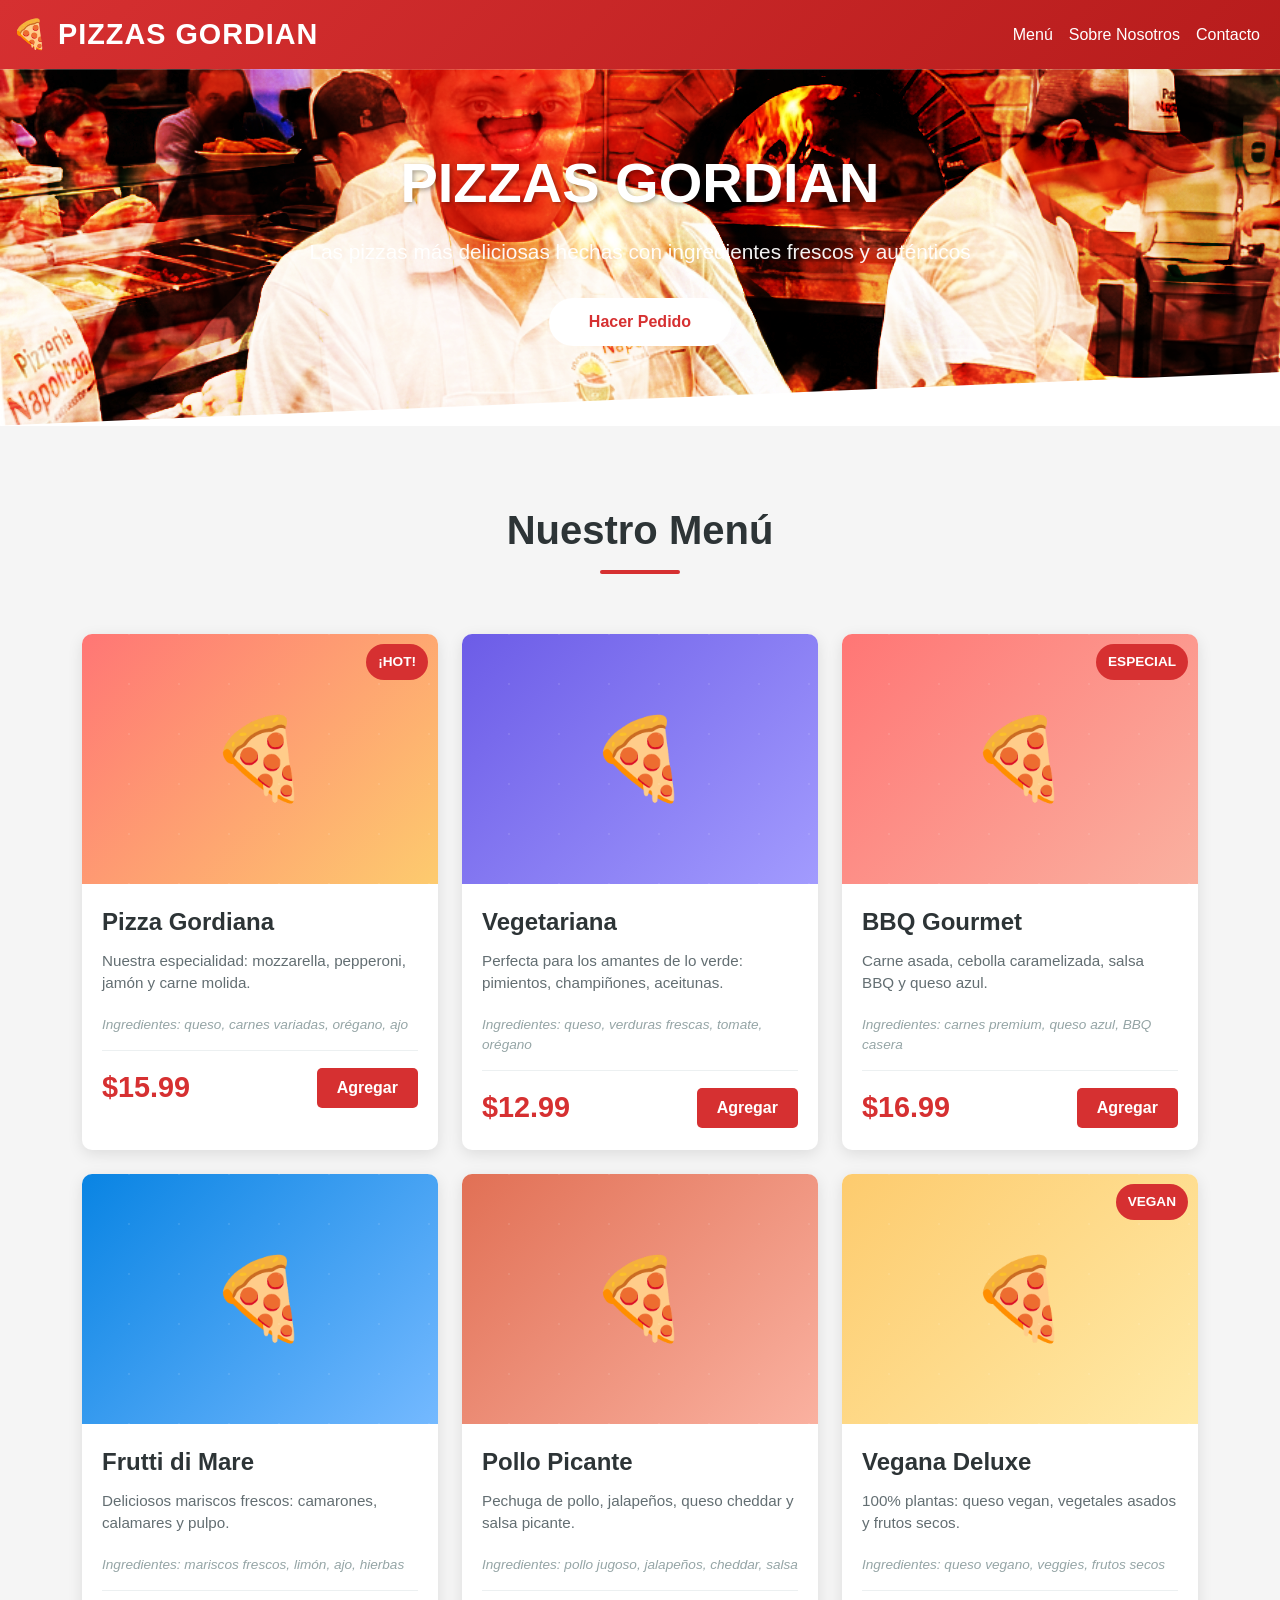
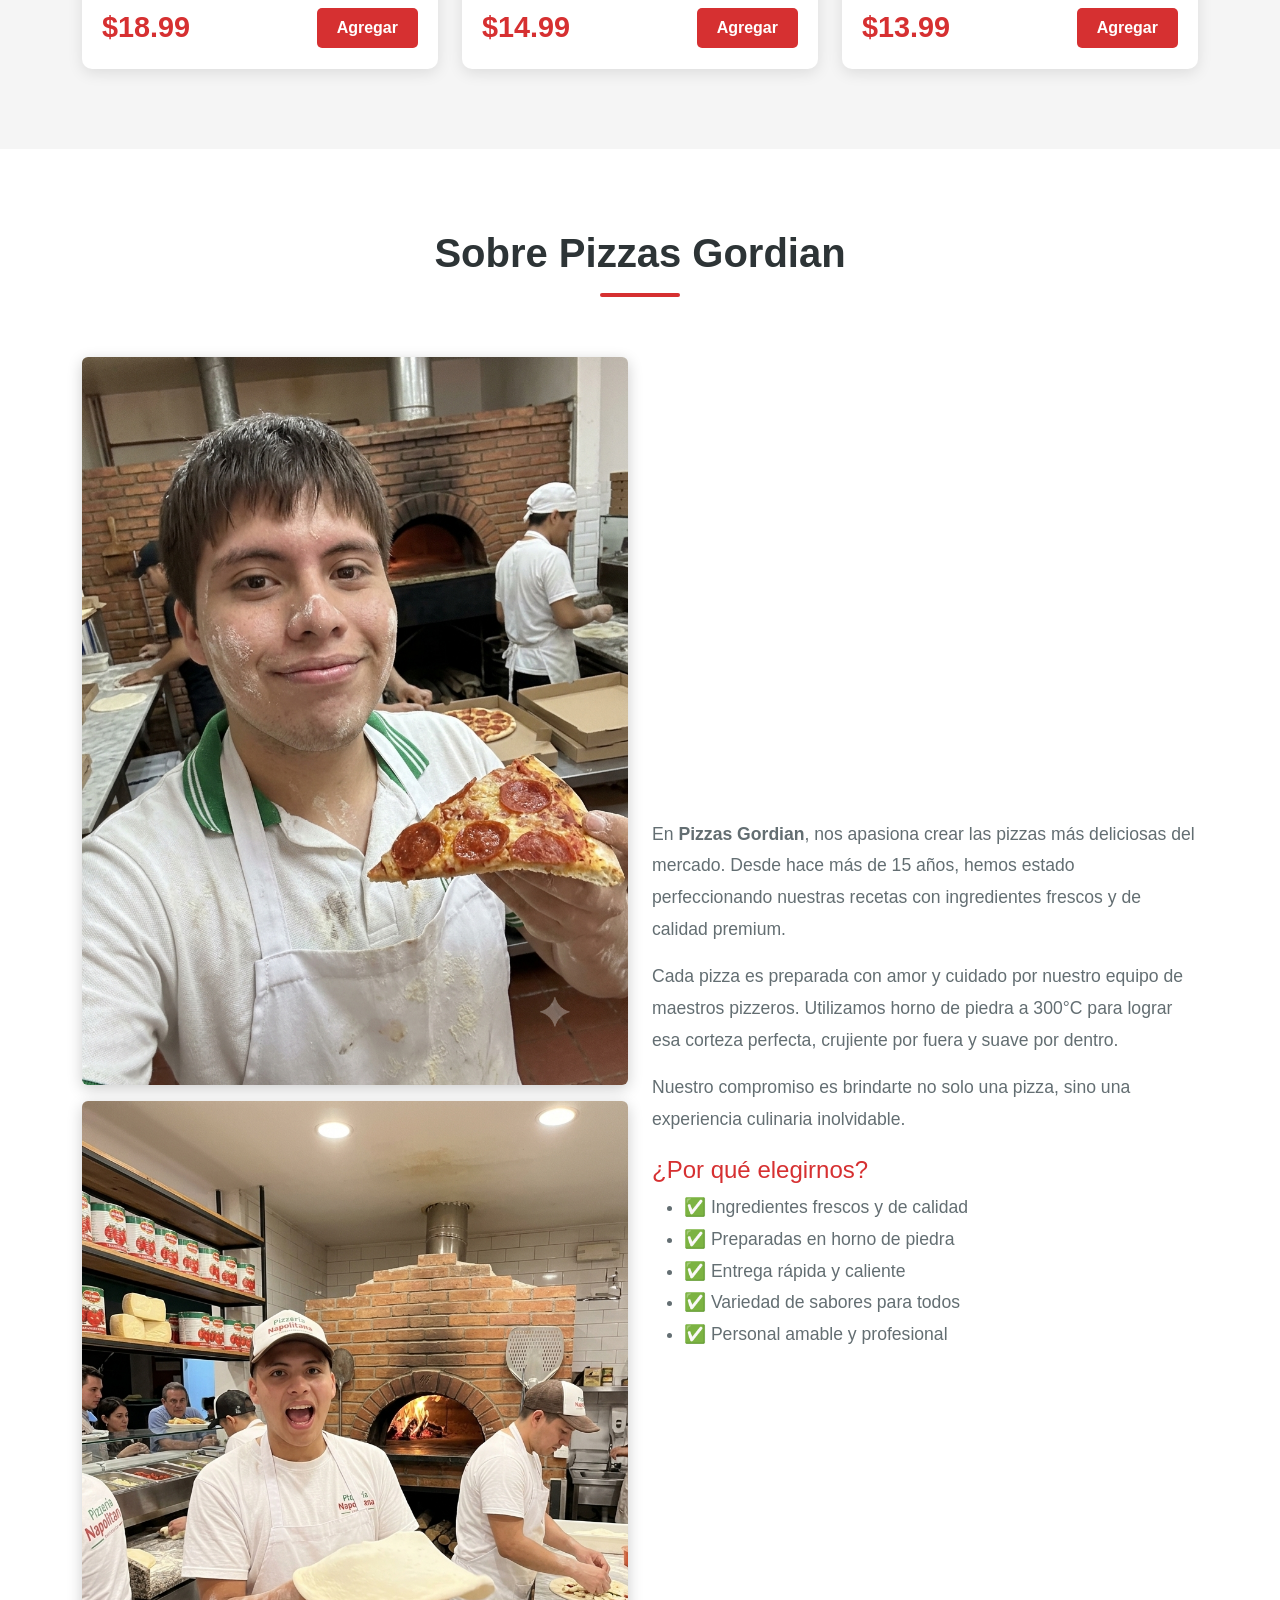
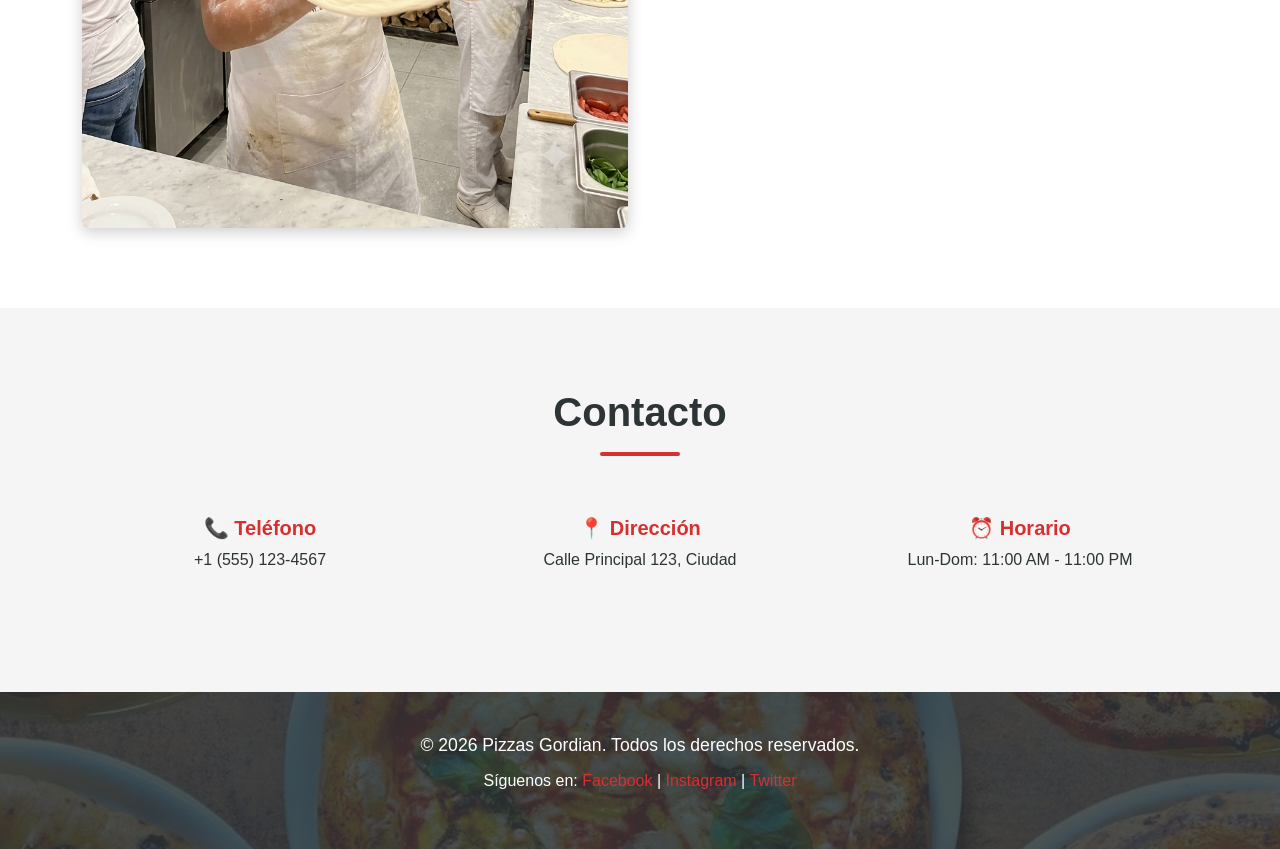
<file: Inicio/index.html>
<!DOCTYPE html>
<html lang="es">
<head>
    <meta charset="UTF-8">
    <meta name="viewport" content="width=device-width, initial-scale=1.0">
    <title>Pizzas Gordian - Las Mejores Pizzas</title>
    <link rel="stylesheet" href="../bootstrap-5.3.8-dist/css/bootstrap.min.css">
    <link rel="stylesheet" href="./style.css">
</head>
<body>
    <!-- Navbar -->
    <nav class="navbar navbar-expand-lg navbar-dark">
        <div class="container-fluid">
            <a class="navbar-brand" href="#home">🍕 PIZZAS GORDIAN</a>
            <button class="navbar-toggler" type="button" data-bs-toggle="collapse" data-bs-target="#navbarNav">
                <span class="navbar-toggler-icon"></span>
            </button>
            <div class="collapse navbar-collapse" id="navbarNav">
                <ul class="navbar-nav ms-auto">
                    <li class="nav-item"><a class="nav-link text-white" href="#menu">Menú</a></li>
                    <li class="nav-item"><a class="nav-link text-white" href="#about">Sobre Nosotros</a></li>
                    <li class="nav-item"><a class="nav-link text-white" href="#contact">Contacto</a></li>
                </ul>
            </div>
        </div>
    </nav>

    <!-- Hero Section -->
    <section class="hero" id="home">
        <div class="container">
            <h1>PIZZAS GORDIAN</h1>
            <p>Las pizzas más deliciosas hechas con ingredientes frescos y auténticos</p>
            <button class="btn btn-order" onclick="alert('¡Próximamente disponible el carrito de compras!')">Hacer Pedido</button>
        </div>
    </section>

    <!-- Menu Section -->
    <section class="menu-section" id="menu">
        <div class="container">
            <h2 class="section-title">Nuestro Menú</h2>
            
            <div class="row g-4">
                <!-- Pizza 1 -->
                <div class="col-md-6 col-lg-4">
                    <div class="card pizza-card">
                        <div class="pizza-image" style="background: linear-gradient(135deg, #ff7675, #fdcb6e);">
                            🍕
                            <span class="badge-offer">¡HOT!</span>
                        </div>
                        <div class="pizza-card-body">
                            <div class="pizza-name">Pizza Gordiana</div>
                            <div class="pizza-description">Nuestra especialidad: mozzarella, pepperoni, jamón y carne molida.</div>
                            <div class="pizza-ingredients">Ingredientes: queso, carnes variadas, orégano, ajo</div>
                            <div class="price-section">
                                <span class="pizza-price">$15.99</span>
                                <button class="btn btn-add-to-cart">Agregar</button>
                            </div>
                        </div>
                    </div>
                </div>

                <!-- Pizza 2 -->
                <div class="col-md-6 col-lg-4">
                    <div class="card pizza-card">
                        <div class="pizza-image" style="background: linear-gradient(135deg, #6c5ce7, #a29bfe);">
                            🍕
                        </div>
                        <div class="pizza-card-body">
                            <div class="pizza-name">Vegetariana</div>
                            <div class="pizza-description">Perfecta para los amantes de lo verde: pimientos, champiñones, aceitunas.</div>
                            <div class="pizza-ingredients">Ingredientes: queso, verduras frescas, tomate, orégano</div>
                            <div class="price-section">
                                <span class="pizza-price">$12.99</span>
                                <button class="btn btn-add-to-cart">Agregar</button>
                            </div>
                        </div>
                    </div>
                </div>

                <!-- Pizza 3 -->
                <div class="col-md-6 col-lg-4">
                    <div class="card pizza-card">
                        <div class="pizza-image" style="background: linear-gradient(135deg, #ff7675, #fab1a0);">
                            🍕
                            <span class="badge-offer">ESPECIAL</span>
                        </div>
                        <div class="pizza-card-body">
                            <div class="pizza-name">BBQ Gourmet</div>
                            <div class="pizza-description">Carne asada, cebolla caramelizada, salsa BBQ y queso azul.</div>
                            <div class="pizza-ingredients">Ingredientes: carnes premium, queso azul, BBQ casera</div>
                            <div class="price-section">
                                <span class="pizza-price">$16.99</span>
                                <button class="btn btn-add-to-cart">Agregar</button>
                            </div>
                        </div>
                    </div>
                </div>

                <!-- Pizza 4 -->
                <div class="col-md-6 col-lg-4">
                    <div class="card pizza-card">
                        <div class="pizza-image" style="background: linear-gradient(135deg, #0984e3, #74b9ff);">
                            🍕
                        </div>
                        <div class="pizza-card-body">
                            <div class="pizza-name">Frutti di Mare</div>
                            <div class="pizza-description">Deliciosos mariscos frescos: camarones, calamares y pulpo.</div>
                            <div class="pizza-ingredients">Ingredientes: mariscos frescos, limón, ajo, hierbas</div>
                            <div class="price-section">
                                <span class="pizza-price">$18.99</span>
                                <button class="btn btn-add-to-cart">Agregar</button>
                            </div>
                        </div>
                    </div>
                </div>

                <!-- Pizza 5 -->
                <div class="col-md-6 col-lg-4">
                    <div class="card pizza-card">
                        <div class="pizza-image" style="background: linear-gradient(135deg, #e17055, #fab1a0);">
                            🍕
                        </div>
                        <div class="pizza-card-body">
                            <div class="pizza-name">Pollo Picante</div>
                            <div class="pizza-description">Pechuga de pollo, jalapeños, queso cheddar y salsa picante.</div>
                            <div class="pizza-ingredients">Ingredientes: pollo jugoso, jalapeños, cheddar, salsa</div>
                            <div class="price-section">
                                <span class="pizza-price">$14.99</span>
                                <button class="btn btn-add-to-cart">Agregar</button>
                            </div>
                        </div>
                    </div>
                </div>

                <!-- Pizza 6 -->
                <div class="col-md-6 col-lg-4">
                    <div class="card pizza-card">
                        <div class="pizza-image" style="background: linear-gradient(135deg, #fdcb6e, #ffeaa7);">
                            🍕
                            <span class="badge-offer">VEGAN</span>
                        </div>
                        <div class="pizza-card-body">
                            <div class="pizza-name">Vegana Deluxe</div>
                            <div class="pizza-description">100% plantas: queso vegan, vegetales asados y frutos secos.</div>
                            <div class="pizza-ingredients">Ingredientes: queso vegano, veggies, frutos secos</div>
                            <div class="price-section">
                                <span class="pizza-price">$13.99</span>
                                <button class="btn btn-add-to-cart">Agregar</button>
                            </div>
                        </div>
                    </div>
                </div>
            </div>
        </div>
    </section>

    <!-- About Section -->
    <section class="about-section" id="about">
        <div class="container">
            <h2 class="section-title">Sobre Pizzas Gordian</h2>
            <div class="row align-items-center">
                <div class="col-lg-6">
                    <div class="row g-3">
                        <div class="col-12">
                            <img src="./img%20Inicio/damian1.png" alt="Pizzero Damian 1" class="img-fluid rounded" style="max-width: 100%; height: auto; box-shadow: 0 4px 15px rgba(0, 0, 0, 0.2);">
                        </div>
                        <div class="col-12">
                            <img src="./img%20Inicio/damian2.png" alt="Pizzero Damian 2" class="img-fluid rounded" style="max-width: 100%; height: auto; box-shadow: 0 4px 15px rgba(0, 0, 0, 0.2);">
                        </div>
                    </div>
                </div>
                <div class="col-lg-6">
                    <div class="about-text">
                        <p>En <strong>Pizzas Gordian</strong>, nos apasiona crear las pizzas más deliciosas del mercado. Desde hace más de 15 años, hemos estado perfeccionando nuestras recetas con ingredientes frescos y de calidad premium.</p>
                        <p>Cada pizza es preparada con amor y cuidado por nuestro equipo de maestros pizzeros. Utilizamos horno de piedra a 300°C para lograr esa corteza perfecta, crujiente por fuera y suave por dentro.</p>
                        <p>Nuestro compromiso es brindarte no solo una pizza, sino una experiencia culinaria inolvidable.</p>
                        <h4 style="color: var(--pizza-red); margin-top: 20px;">¿Por qué elegirnos?</h4>
                        <ul style="color: #636e72;">
                            <li>✅ Ingredientes frescos y de calidad</li>
                            <li>✅ Preparadas en horno de piedra</li>
                            <li>✅ Entrega rápida y caliente</li>
                            <li>✅ Variedad de sabores para todos</li>
                            <li>✅ Personal amable y profesional</li>
                        </ul>
                    </div>
                </div>
            </div>
        </div>
    </section>

    <!-- Contact Section -->
    <section style="padding: 80px 0; background-color: var(--pizza-light);">
        <div class="container">
            <h2 class="section-title">Contacto</h2>
            <div class="row text-center">
                <div class="col-md-4 mb-4">
                    <h5 style="color: var(--pizza-red); font-weight: bold;">📞 Teléfono</h5>
                    <p>+1 (555) 123-4567</p>
                </div>
                <div class="col-md-4 mb-4">
                    <h5 style="color: var(--pizza-red); font-weight: bold;">📍 Dirección</h5>
                    <p>Calle Principal 123, Ciudad</p>
                </div>
                <div class="col-md-4 mb-4">
                    <h5 style="color: var(--pizza-red); font-weight: bold;">⏰ Horario</h5>
                    <p>Lun-Dom: 11:00 AM - 11:00 PM</p>
                </div>
            </div>
        </div>
    </section>

    <!-- Footer -->
    <footer id="contact">
        <div class="container">
            <p style="font-size: 1.1rem; margin-bottom: 10px;">&copy; 2026 Pizzas Gordian. Todos los derechos reservados.</p>
            <p>Síguenos en: 
                <a href="#">Facebook</a> | 
                <a href="#">Instagram</a> | 
                <a href="#">Twitter</a>
            </p>
        </div>
    </footer>

    <script src="../bootstrap-5.3.8-dist/js/bootstrap.min.js"></script>
</body>
</html>
</file>
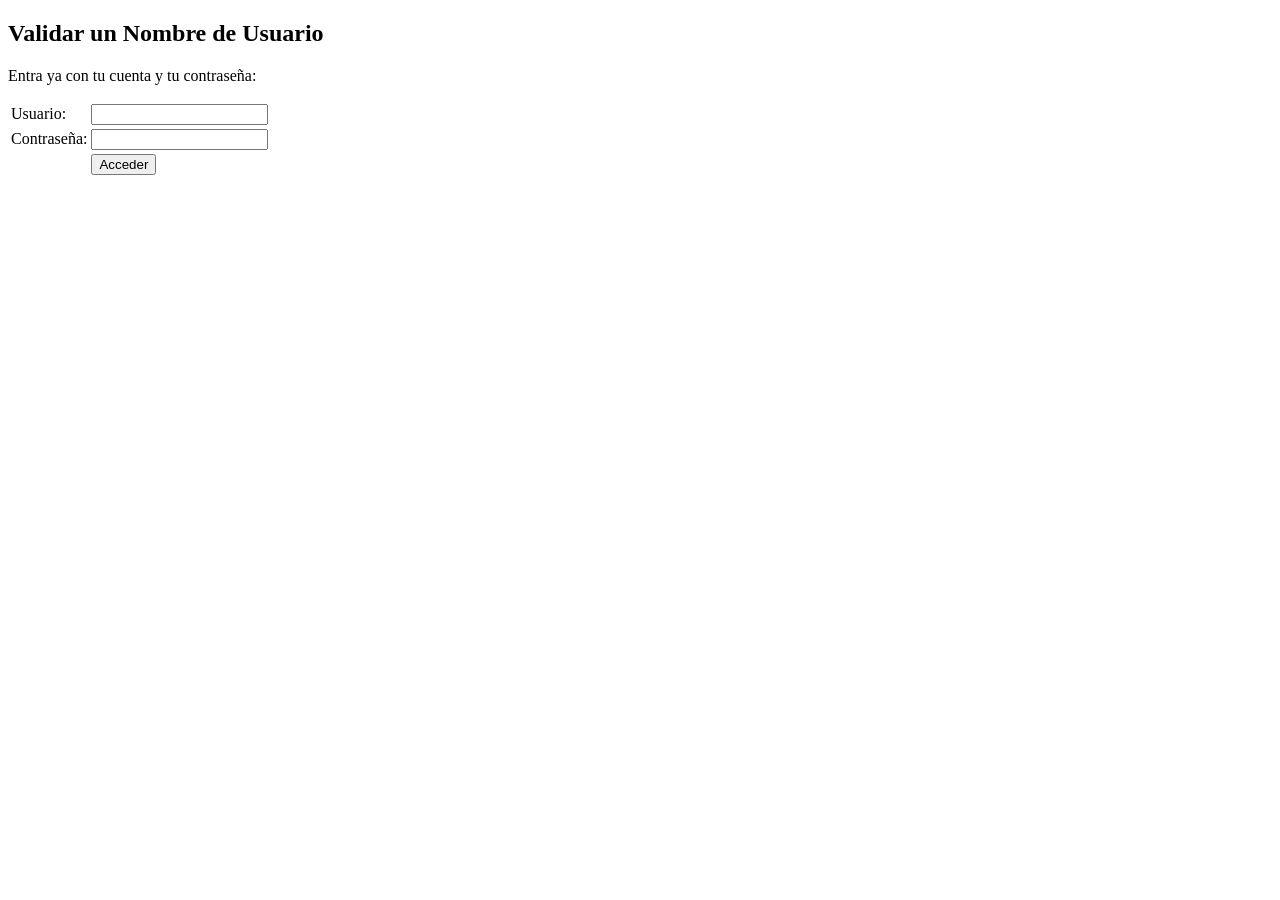
<file: Inicio/password/index.html>
<!DOCTYPE html>
<html lang="en">
<head>
    <meta charset="UTF-8">
    <meta name="viewport" content="width=device-width, initial-scale=1.0">
    <title>Document</title>
</head>
<body>
    <section id='top'>
            <header id="header">
                <h1>Validar un Nombre de Usuario</h1>
            </header>
        </section>
        <section id="menus">
            <nav id="top_menu">
                <ul>
                </ul>
            </nav>
        </section>
        <div id="wrapper">
            <section id="cuerpo">
                <form action="login.php" method="POST" name="formulario">
                    <p> Entra ya con tu cuenta y tu contraseña: </p>
                    <table>
                        <tr>
                            <td>Usuario:</td>
                            <td> <input type="text" class="input_field" name="usuario" /></td>
                        </tr>
                        <tr>
                            <td>Contraseña:</td>
                            <td> <input type="password" class="input_field" name="contrasena" /></td>
                        </tr>
                        <tr>
                            <td></td>
                            <td><input type="submit" value="Acceder"/></td>
                        </tr>
                    </table>
                </form>
            </section>
        </div>
</body>
</html>
</file>
<file: Inicio/style.css>
:root {
    --pizza-red: #d63031;
    --pizza-dark: #2d3436;
    --pizza-light: #f5f5f5;
}

body {
    font-family: 'Segoe UI', Tahoma, Geneva, Verdana, sans-serif;
    color: var(--pizza-dark);
}

/* Navbar */
.navbar {
    background: linear-gradient(135deg, var(--pizza-red), #b71c1c);
    box-shadow: 0 2px 10px rgba(0, 0, 0, 0.2);
}

.navbar-brand {
    font-weight: bold;
    font-size: 1.8rem;
    color: white !important;
    letter-spacing: 1px;
}

/* Hero Section */
.hero {
    background: linear-gradient(135deg, rgba(214, 48, 49, 0.7), rgba(183, 28, 28, 0.7)), url('./img%20Inicio/damian.png') left/cover, url('./img%20Inicio/damian1.png') center/cover, url('./img%20Inicio/damian2.png') right/cover;
    background-blend-mode: overlay;
    color: white;
    padding: 80px 20px;
    text-align: center;
    clip-path: polygon(0 0, 100% 0, 100% 85%, 0 100%);
}

.hero h1 {
    font-size: 3.5rem;
    font-weight: bold;
    margin-bottom: 20px;
    text-shadow: 2px 2px 4px rgba(0, 0, 0, 0.3);
}

.hero p {
    font-size: 1.3rem;
    margin-bottom: 30px;
    opacity: 0.95;
}

.btn-order {
    background-color: white;
    color: var(--pizza-red);
    font-weight: bold;
    padding: 12px 40px;
    border-radius: 50px;
    transition: all 0.3s ease;
    border: none;
}

.btn-order:hover {
    background-color: var(--pizza-light);
    transform: translateY(-3px);
    box-shadow: 0 5px 15px rgba(0, 0, 0, 0.3);
    color: var(--pizza-red);
}

/* Menu Section */
.menu-section {
    padding: 80px 0;
    background-color: var(--pizza-light);
}

.section-title {
    text-align: center;
    font-size: 2.5rem;
    font-weight: bold;
    margin-bottom: 60px;
    color: var(--pizza-dark);
    position: relative;
    padding-bottom: 20px;
}

.section-title::after {
    content: '';
    position: absolute;
    bottom: 0;
    left: 50%;
    transform: translateX(-50%);
    width: 80px;
    height: 4px;
    background-color: var(--pizza-red);
    border-radius: 2px;
}

/* Pizza Card */
.pizza-card {
    background: white;
    border: none;
    border-radius: 10px;
    overflow: hidden;
    transition: all 0.3s ease;
    box-shadow: 0 4px 15px rgba(0, 0, 0, 0.1);
    height: 100%;
}

.pizza-card:hover {
    transform: translateY(-10px);
    box-shadow: 0 12px 25px rgba(0, 0, 0, 0.2);
}

.pizza-image {
    width: 100%;
    height: 250px;
    background: linear-gradient(135deg, #fd79a8, #fdcb6e);
    display: flex;
    align-items: center;
    justify-content: center;
    font-size: 80px;
    position: relative;
    overflow: hidden;
}

.pizza-image::before {
    content: '';
    position: absolute;
    width: 200%;
    height: 200%;
    background: radial-gradient(circle, rgba(255,255,255,0.1) 1px, transparent 1px);
    background-size: 50px 50px;
    animation: float 20s linear infinite;
}

@keyframes float {
    0% { transform: translate(0, 0) rotate(0deg); }
    100% { transform: translate(50px, 50px) rotate(360deg); }
}

.pizza-card-body {
    padding: 20px;
}

.pizza-name {
    font-size: 1.5rem;
    font-weight: bold;
    color: var(--pizza-dark);
    margin-bottom: 10px;
}

.pizza-description {
    color: #636e72;
    font-size: 0.95rem;
    margin-bottom: 15px;
    min-height: 50px;
}

.pizza-ingredients {
    font-size: 0.85rem;
    color: #95a5a6;
    margin-bottom: 15px;
    font-style: italic;
}

.price-section {
    display: flex;
    justify-content: space-between;
    align-items: center;
    border-top: 1px solid #ecf0f1;
    padding-top: 15px;
}

.pizza-price {
    font-size: 1.8rem;
    font-weight: bold;
    color: var(--pizza-red);
}

.btn-add-to-cart {
    background-color: var(--pizza-red);
    color: white;
    border: none;
    padding: 8px 20px;
    border-radius: 5px;
    transition: all 0.3s ease;
    font-weight: bold;
}

.btn-add-to-cart:hover {
    background-color: #b71c1c;
    transform: scale(1.05);
}

/* About Section */
.about-section {
    padding: 80px 0;
    background: white;
}

.about-text {
    font-size: 1.1rem;
    line-height: 1.8;
    color: #636e72;
}

/* Footer */
footer {
    background: linear-gradient(rgba(45, 52, 54, 0.85), rgba(45, 52, 54, 0.85)), url('./img%20Inicio/unas-de-las-pizzas-de.jpg') center/cover;
    color: white;
    padding: 40px 0;
    text-align: center;
}

footer a {
    color: var(--pizza-red);
    text-decoration: none;
    transition: color 0.3s ease;
}

footer a:hover {
    color: #fdcb6e;
}

/* Badge para ofertas */
.badge-offer {
    position: absolute;
    top: 10px;
    right: 10px;
    background-color: var(--pizza-red);
    color: white;
    padding: 8px 12px;
    border-radius: 50px;
    font-size: 0.85rem;
    font-weight: bold;
}
</file>
